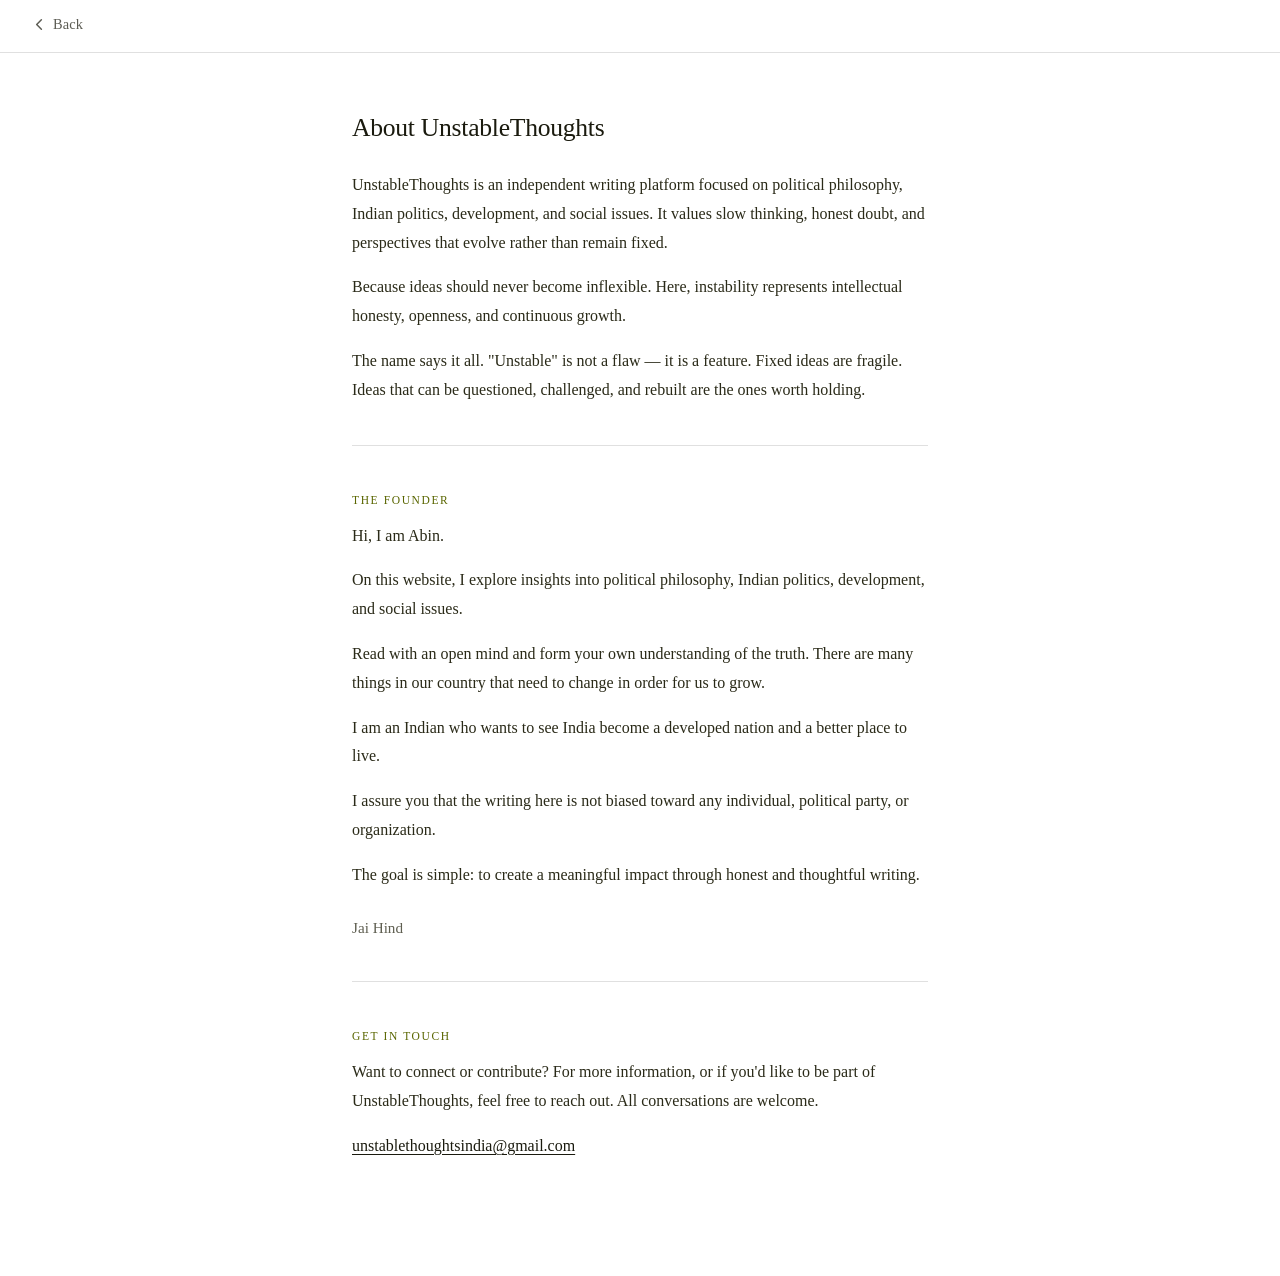
<file: About.html>
<!DOCTYPE html>
<html lang="en">
<head>
  <meta charset="UTF-8" />
  <meta name="viewport" content="width=device-width, initial-scale=1.0"/>
  <title>About — UnstableThoughts</title>
  <style>
    *, *::before, *::after { box-sizing: border-box; margin: 0; padding: 0; }

    body {
      background-color: #ffffff;
      font-family: Instrument Serif;
      font-weight: 300;
      color: #1a1a0e;
      min-height: 100vh;
      -webkit-font-smoothing: antialiased;
    }

    /* Back button bar */
    .top-bar {
      padding: 16px 32px;
      border-bottom: 1px solid rgba(0,0,0,0.12);
    }

    .back-btn {
      display: inline-flex;
      align-items: center;
      gap: 6px;
      font-family: inherit;
      font-weight: 300;
      font-size: 0.9rem;
      color: #1a1a0e;
      background: none;
      border: none;
      cursor: pointer;
      padding: 0;
      opacity: 0.7;
      transition: opacity 0.15s;
      letter-spacing: 0.01em;
    }

    .back-btn:hover { opacity: 1; }

    .back-btn svg {
      width: 15px;
      height: 15px;
    }

    /* Page */
    .page {
      max-width: 640px;
      margin: 0 auto;
      padding: 60px 32px 100px;
    }

    h1 {
      font-size: 1.6rem;
      font-weight: 400;
      letter-spacing: -0.01em;
      margin-bottom: 28px;
      color: #1a1a0e;
    }

    h2 {
      font-size: 0.72rem;
      font-weight: 400;
      letter-spacing: 0.14em;
      text-transform: uppercase;
      color: #5a6600;
      margin-top: 48px;
      margin-bottom: 16px;
    }

    p {
      font-size: 1rem;
      line-height: 1.8;
      color: #2a2a18;
      margin-bottom: 16px;
    }

    .divider {
      border: none;
      border-top: 1px solid rgba(0,0,0,0.12);
      margin: 40px 0;
    }

    .sign-off {
      margin-top: 24px;
      font-size: 0.95rem;
      opacity: 0.75;
    }

    a {
      color: #1a1a0e;
      text-underline-offset: 3px;
    }

    a:hover { opacity: 0.6; }

    @media (max-width: 500px) {
      .page { padding: 40px 20px 80px; }
      .top-bar { padding: 14px 20px; }
    }
  </style>
</head>
<body>

  <nav class="top-bar">
    <button class="back-btn" onclick="history.back()">
      <svg viewBox="0 0 16 16" fill="none" stroke="currentColor" stroke-width="1.6" stroke-linecap="round" stroke-linejoin="round">
        <polyline points="10,3 5,8 10,13"/>
      </svg>
      Back
    </button>
  </nav>

  <main class="page">

    <h1>About UnstableThoughts</h1>

    <p>UnstableThoughts is an independent writing platform focused on political philosophy, Indian politics, development, and social issues. It values slow thinking, honest doubt, and perspectives that evolve rather than remain fixed.</p>

    <p>Because ideas should never become inflexible. Here, instability represents intellectual honesty, openness, and continuous growth.</p>

    <p>The name says it all. "Unstable" is not a flaw — it is a feature. Fixed ideas are fragile. Ideas that can be questioned, challenged, and rebuilt are the ones worth holding.</p>

    <hr class="divider"/>

    <h2>The Founder</h2>

    <p>Hi, I am Abin.</p>

    <p>On this website, I explore insights into political philosophy, Indian politics, development, and social issues.</p>

    <p>Read with an open mind and form your own understanding of the truth. There are many things in our country that need to change in order for us to grow.</p>

    <p>I am an Indian who wants to see India become a developed nation and a better place to live.</p>

    <p>I assure you that the writing here is not biased toward any individual, political party, or organization.</p>

    <p>The goal is simple: to create a meaningful impact through honest and thoughtful writing.</p>

    <p class="sign-off">Jai Hind</p>

    <hr class="divider"/>

    <h2>Get in Touch</h2>

    <p>Want to connect or contribute? For more information, or if you'd like to be part of UnstableThoughts, feel free to reach out. All conversations are welcome.</p>

    <p><a href="mailto:unstablethoughtsindia@gmail.com">unstablethoughtsindia@gmail.com</a></p>

  </main>

</body>
</html>
</file>
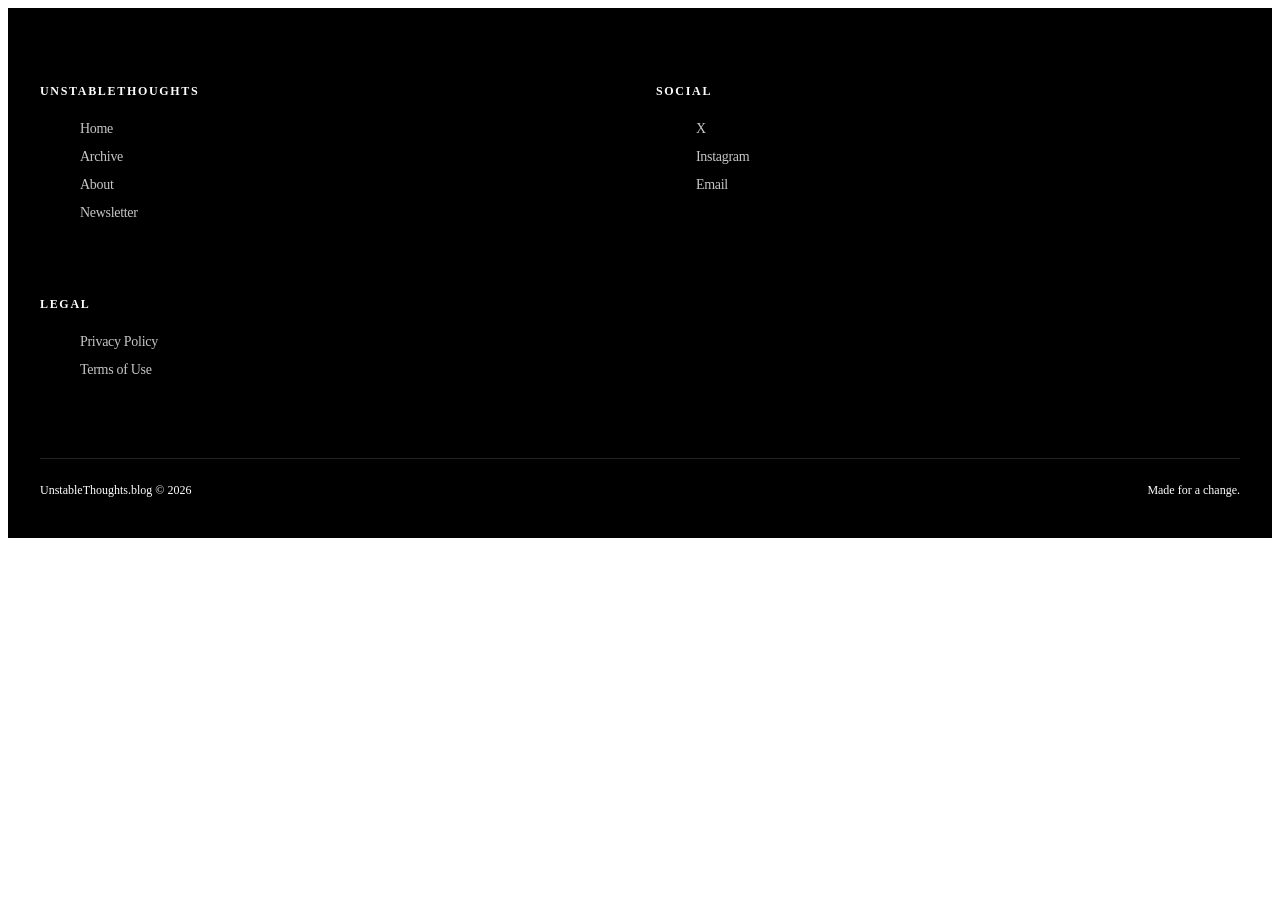
<file: Footer.html>
<html lang="en">
<head>
    <meta charset="UTF-8">
    <meta name="viewport" content="width=device-width, initial-scale=1.0">
    <title>Footer</title>
</head>
<style>
    /* ─── FOOTER ─── */
  footer {
    background: black;
    color: var(--footer-text);
    padding: 64px 24px 40px;
  }
  .footer-inner { max-width: 1200px; margin: 0 auto; }

  .footer-grid {
    display: grid;
    grid-template-columns: 1fr 1fr;
    gap: 48px 32px;
    padding-bottom: 64px;
    border-bottom: 1px solid #222;
  }
  .footer-col-label {
    font-size: 12px;
    font-weight: 600;
    letter-spacing: 0.14em;
    text-transform: uppercase;
    color: #ffffff;
    margin-bottom: 20px;
  }
  .footer-links { list-style: none; display: flex; flex-direction: column; gap: 10px; }
  .footer-links a {
    color: rgb(198, 198, 198);
    text-decoration: none;
    font-size: 14px;
    font-weight: 500;
    letter-spacing: -0.3px;
    transition: opacity 0.2s;
  }
  .footer-links a:hover { opacity: 0.4; }

  .footer-bottom {
    padding-top: 24px;
    display: flex;
    justify-content: space-between;
    align-items: center;
    gap: 16px;
    flex-wrap: wrap;
  }
  .footer-copy { font-size: 12px; color: #ffffff; }
    /* ─── MOBILE ─── */
  @media (max-width: 600px) {
    footer { padding: 48px 20px 32px; }
  }
</style>
<body>
    <!-- FOOTER -->
<footer>
  <div class="footer-inner">
    <div class="footer-grid">
      <div>
        <p class="footer-col-label">UnstableThoughts</p>
        <ul class="footer-links">
          <li><a href="index">Home</a></li>
          <li><a href="Archive">Archive</a></li>
          <li><a href="About">About</a></li>
          <li><a href="#newsletter">Newsletter</a></li>
        </ul>
      </div>

      <div>
        <p class="footer-col-label">Social</p>
        <ul class="footer-links">
          <li><a href="https://x.com/unstable_india">X</a></li>
          <li><a href="https://www.instagram.com/unstablethoughtsindia?igsh=dGc4YnF3Z2l5djQ3">Instagram</a></li>
          <li><a href="mailto:unstablethoughtsindia@gmail.com">Email</a></li>
        </ul>
      </div>
      <div>
        <p class="footer-col-label">Legal</p>
        <ul class="footer-links">
          <li><a href="privacy">Privacy Policy</a></li>
          <li><a href="Terms">Terms of Use</a></li>
        </ul>
      </div>
    </div>

    <div class="footer-bottom">
      <span class="footer-copy">UnstableThoughts.blog &copy; 2026</span>
      <span class="footer-copy">Made for a change.</span>
    </div>
  </div>
</footer>
</body>
</html>
</file>
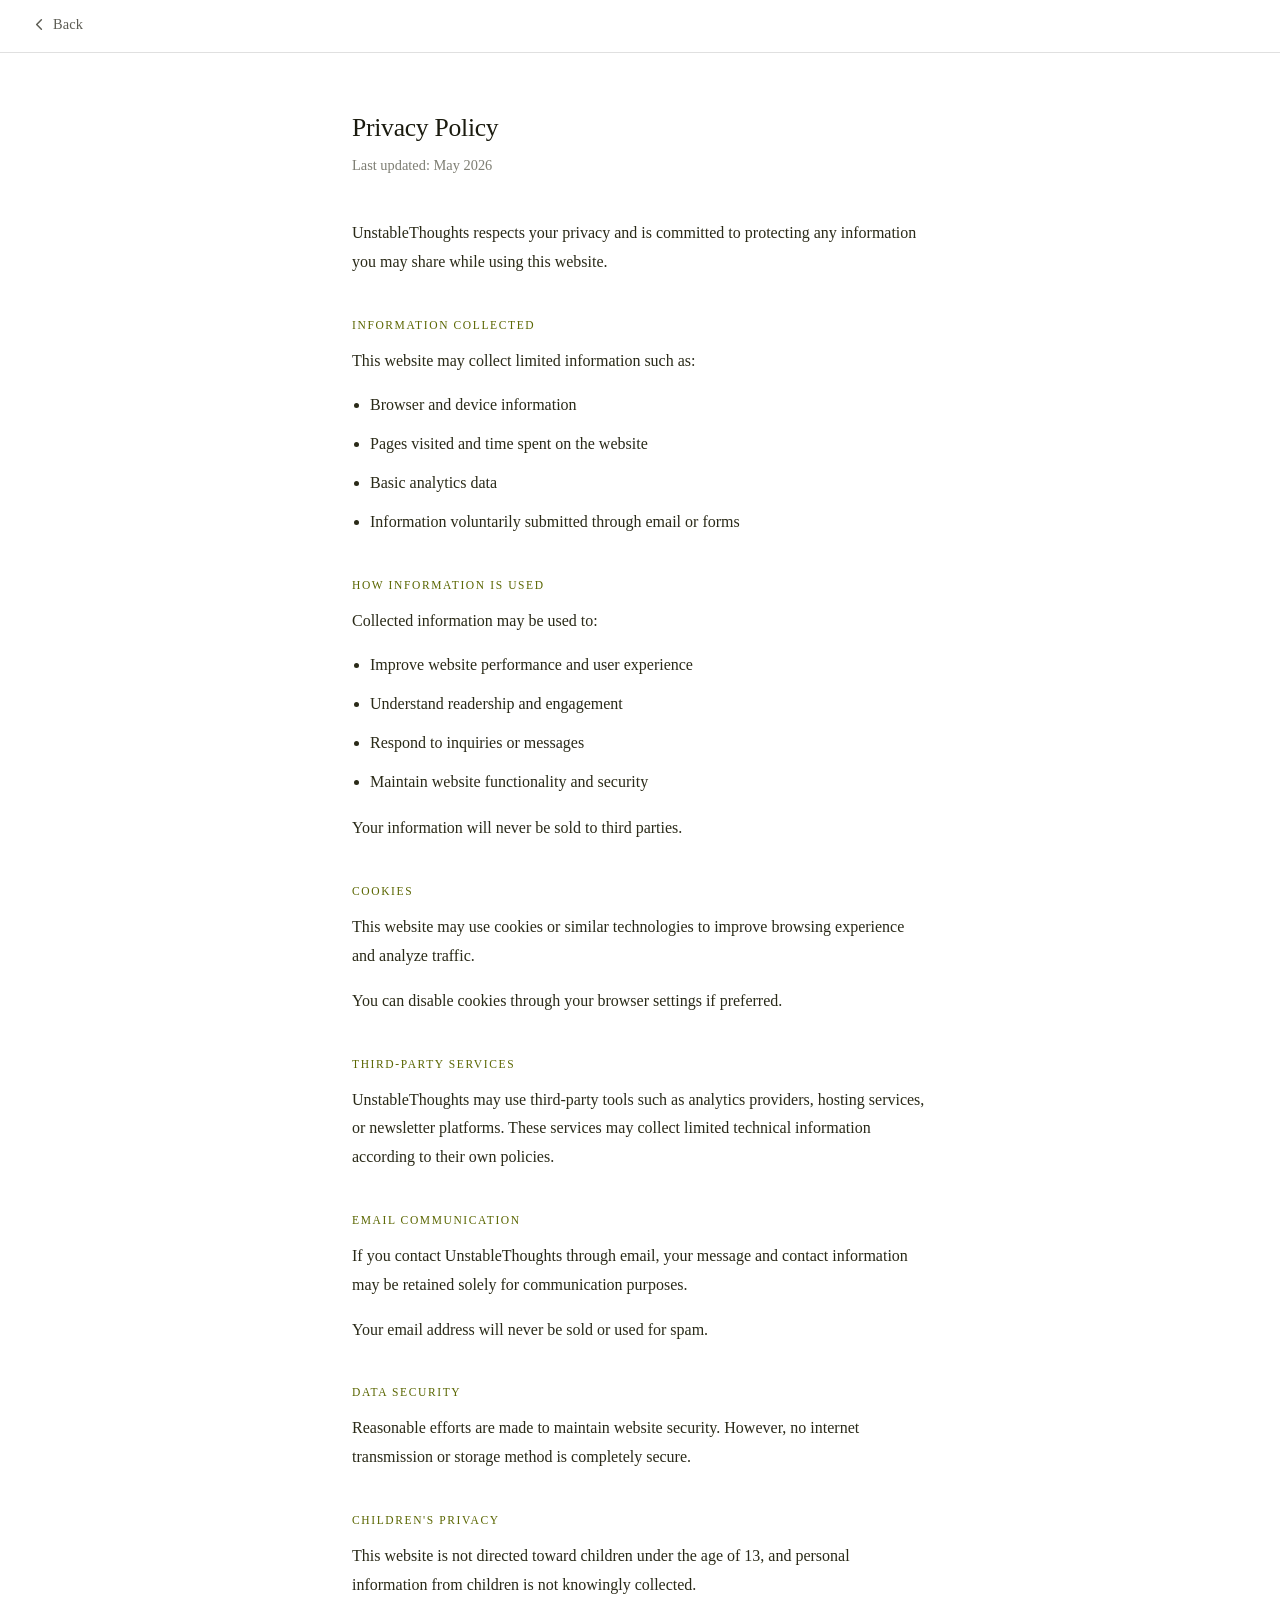
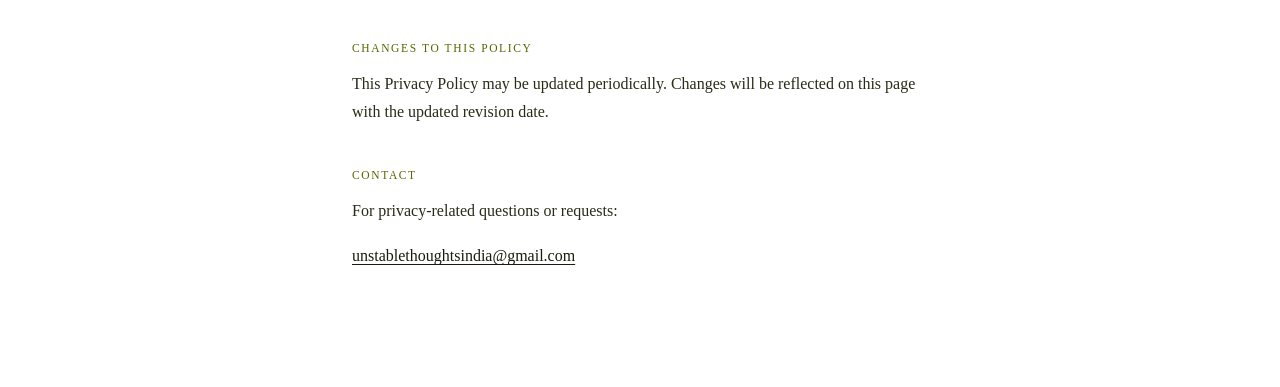
<file: privacy.html>
<!DOCTYPE html>
<html lang="en">
<head>
  <meta charset="UTF-8" />
  <meta name="viewport" content="width=device-width, initial-scale=1.0"/>
  <title>Privacy Policy — UnstableThoughts</title>
  <style>
    *, *::before, *::after { box-sizing: border-box; margin: 0; padding: 0; }

    body {
      background-color: #ffffff;
      font-family: Instrument Serif;
      font-weight: 300;
      color: #1a1a0e;
      min-height: 100vh;
      -webkit-font-smoothing: antialiased;
    }

    .top-bar {
      padding: 16px 32px;
      border-bottom: 1px solid rgba(0,0,0,0.12);
    }

    .back-btn {
      display: inline-flex;
      align-items: center;
      gap: 6px;
      font-family: inherit;
      font-weight: 300;
      font-size: 0.9rem;
      color: #1a1a0e;
      background: none;
      border: none;
      cursor: pointer;
      padding: 0;
      opacity: 0.7;
      transition: opacity 0.15s;
      letter-spacing: 0.01em;
    }

    .back-btn:hover { opacity: 1; }

    .back-btn svg {
      width: 15px;
      height: 15px;
    }

    .page {
      max-width: 640px;
      margin: 0 auto;
      padding: 60px 32px 100px;
    }

    h1 {
      font-size: 1.6rem;
      font-weight: 400;
      letter-spacing: -0.01em;
      margin-bottom: 10px;
      color: #1a1a0e;
    }

    .updated {
      font-size: 0.9rem;
      opacity: 0.6;
      margin-bottom: 40px;
    }

    h2 {
      font-size: 0.72rem;
      font-weight: 400;
      letter-spacing: 0.14em;
      text-transform: uppercase;
      color: #5a6600;
      margin-top: 42px;
      margin-bottom: 16px;
    }

    p, li {
      font-size: 1rem;
      line-height: 1.8;
      color: #2a2a18;
    }

    p { margin-bottom: 16px; }

    ul {
      padding-left: 18px;
      margin-bottom: 18px;
    }

    li {
      margin-bottom: 10px;
    }

    a {
      color: #1a1a0e;
      text-underline-offset: 3px;
    }

    a:hover { opacity: 0.6; }

    @media (max-width: 500px) {
      .page { padding: 40px 20px 80px; }
      .top-bar { padding: 14px 20px; }
    }
  </style>
</head>
<body>

  <nav class="top-bar">
    <button class="back-btn" onclick="history.back()">
      <svg viewBox="0 0 16 16" fill="none" stroke="currentColor" stroke-width="1.6" stroke-linecap="round" stroke-linejoin="round">
        <polyline points="10,3 5,8 10,13"/>
      </svg>
      Back
    </button>
  </nav>

  <main class="page">

    <h1>Privacy Policy</h1>
    <p class="updated">Last updated: May 2026</p>

    <p>UnstableThoughts respects your privacy and is committed to protecting any information you may share while using this website.</p>

    <h2>Information Collected</h2>

    <p>This website may collect limited information such as:</p>

    <ul>
      <li>Browser and device information</li>
      <li>Pages visited and time spent on the website</li>
      <li>Basic analytics data</li>
      <li>Information voluntarily submitted through email or forms</li>
    </ul>

    <h2>How Information Is Used</h2>

    <p>Collected information may be used to:</p>

    <ul>
      <li>Improve website performance and user experience</li>
      <li>Understand readership and engagement</li>
      <li>Respond to inquiries or messages</li>
      <li>Maintain website functionality and security</li>
    </ul>

    <p>Your information will never be sold to third parties.</p>

    <h2>Cookies</h2>

    <p>This website may use cookies or similar technologies to improve browsing experience and analyze traffic.</p>

    <p>You can disable cookies through your browser settings if preferred.</p>

    <h2>Third-Party Services</h2>

    <p>UnstableThoughts may use third-party tools such as analytics providers, hosting services, or newsletter platforms. These services may collect limited technical information according to their own policies.</p>

    <h2>Email Communication</h2>

    <p>If you contact UnstableThoughts through email, your message and contact information may be retained solely for communication purposes.</p>

    <p>Your email address will never be sold or used for spam.</p>

    <h2>Data Security</h2>

    <p>Reasonable efforts are made to maintain website security. However, no internet transmission or storage method is completely secure.</p>

    <h2>Children's Privacy</h2>

    <p>This website is not directed toward children under the age of 13, and personal information from children is not knowingly collected.</p>

    <h2>Changes to This Policy</h2>

    <p>This Privacy Policy may be updated periodically. Changes will be reflected on this page with the updated revision date.</p>

    <h2>Contact</h2>

    <p>For privacy-related questions or requests:</p>

    <p><a href="mailto:unstablethoughtsindia@gmail.com">unstablethoughtsindia@gmail.com</a></p>

  </main>

</body>
</html>
</file>
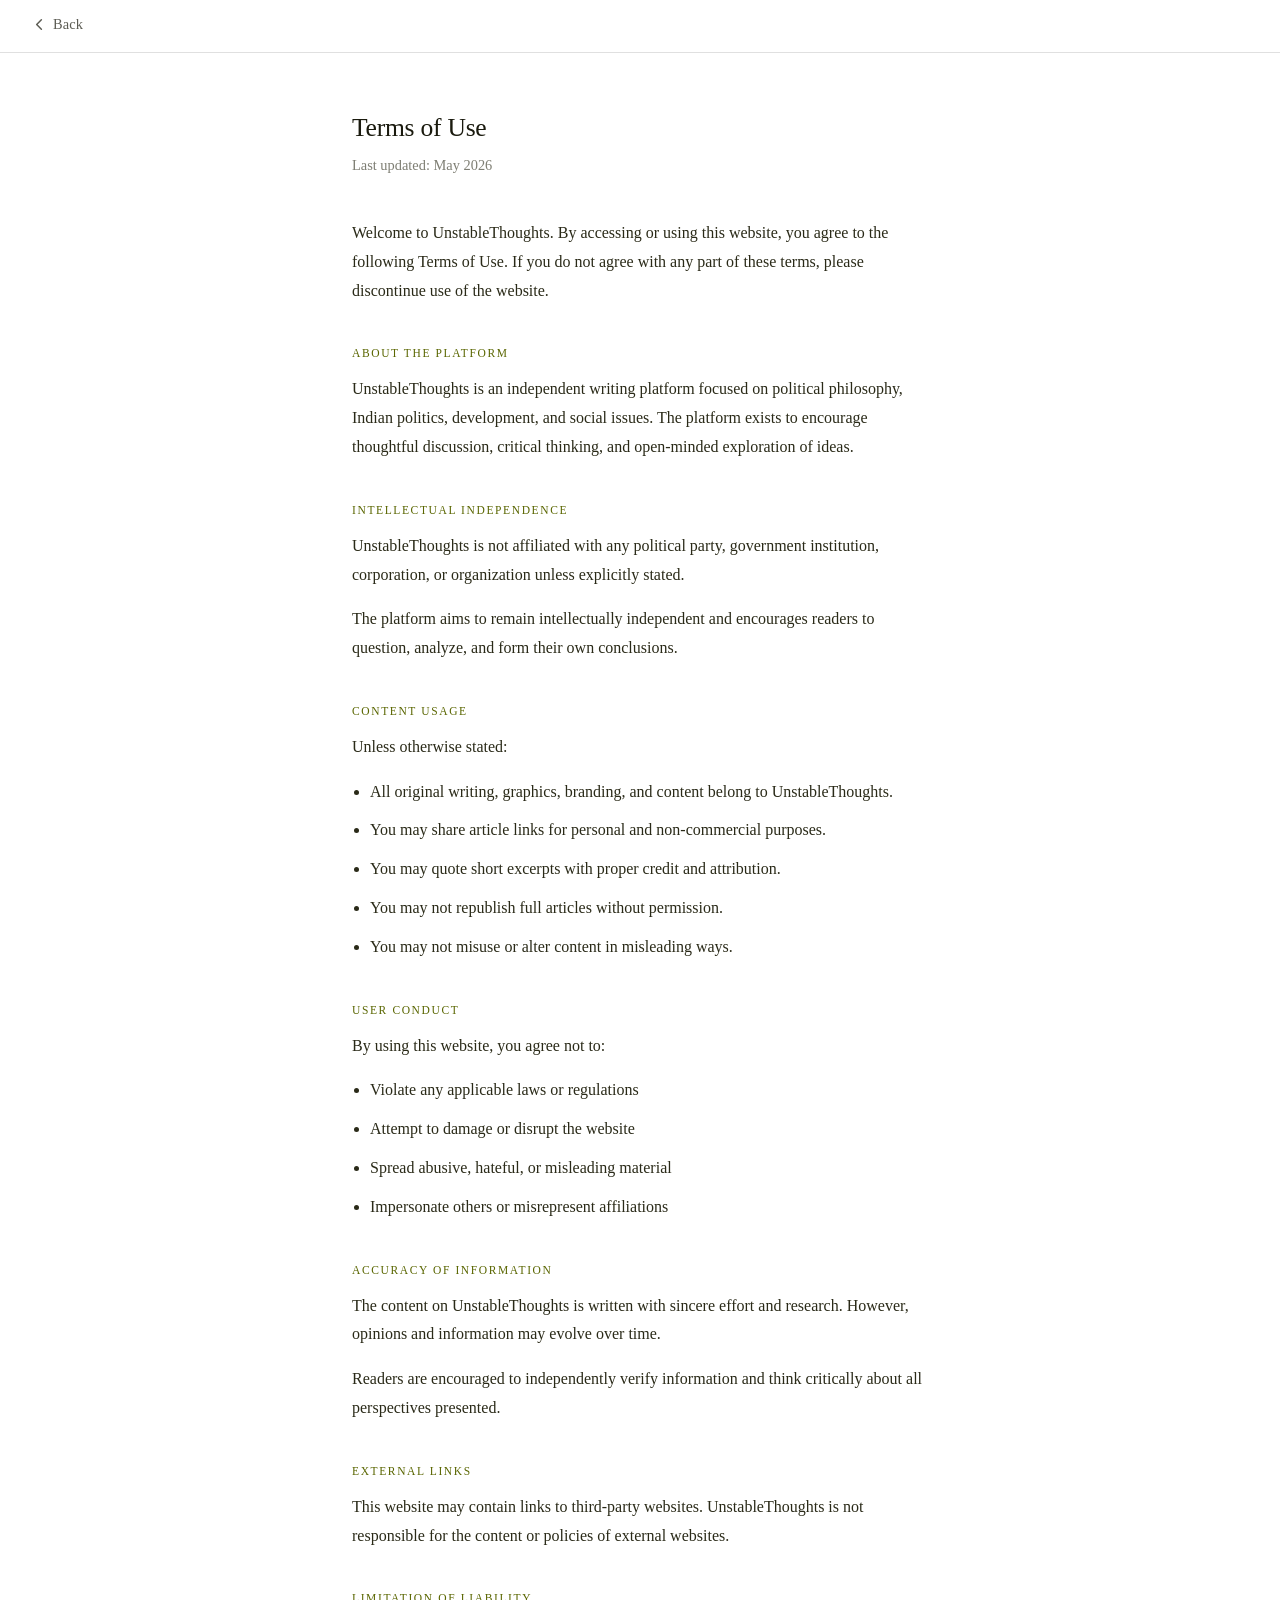
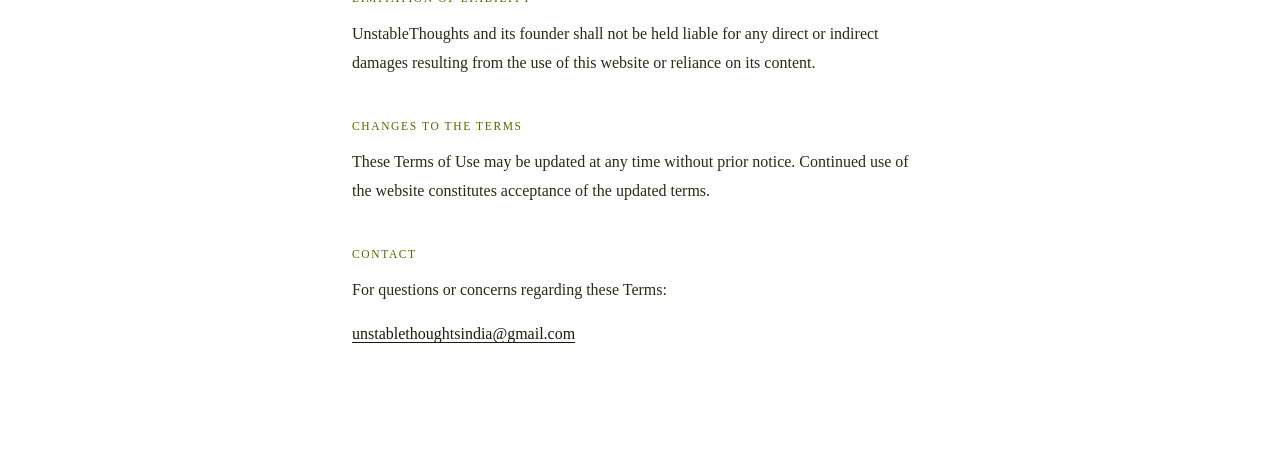
<file: Terms.html>
<!DOCTYPE html>
<html lang="en">
<head>
  <meta charset="UTF-8" />
  <meta name="viewport" content="width=device-width, initial-scale=1.0"/>
  <title>Terms of Use — UnstableThoughts</title>
  <style>
    *, *::before, *::after { box-sizing: border-box; margin: 0; padding: 0; }

    body {
      background-color: #ffffff;
      font-family: Instrument Serif;
      font-weight: 300;
      color: #1a1a0e;
      min-height: 100vh;
      -webkit-font-smoothing: antialiased;
    }

    .top-bar {
      padding: 16px 32px;
      border-bottom: 1px solid rgba(0,0,0,0.12);
    }

    .back-btn {
      display: inline-flex;
      align-items: center;
      gap: 6px;
      font-family: inherit;
      font-weight: 300;
      font-size: 0.9rem;
      color: #1a1a0e;
      background: none;
      border: none;
      cursor: pointer;
      padding: 0;
      opacity: 0.7;
      transition: opacity 0.15s;
      letter-spacing: 0.01em;
    }

    .back-btn:hover { opacity: 1; }

    .back-btn svg {
      width: 15px;
      height: 15px;
    }

    .page {
      max-width: 640px;
      margin: 0 auto;
      padding: 60px 32px 100px;
    }

    h1 {
      font-size: 1.6rem;
      font-weight: 400;
      letter-spacing: -0.01em;
      margin-bottom: 10px;
      color: #1a1a0e;
    }

    .updated {
      font-size: 0.9rem;
      opacity: 0.6;
      margin-bottom: 40px;
    }

    h2 {
      font-size: 0.72rem;
      font-weight: 400;
      letter-spacing: 0.14em;
      text-transform: uppercase;
      color: #5a6600;
      margin-top: 42px;
      margin-bottom: 16px;
    }

    p, li {
      font-size: 1rem;
      line-height: 1.8;
      color: #2a2a18;
    }

    p { margin-bottom: 16px; }

    ul {
      padding-left: 18px;
      margin-bottom: 18px;
    }

    li {
      margin-bottom: 10px;
    }

    a {
      color: #1a1a0e;
      text-underline-offset: 3px;
    }

    a:hover { opacity: 0.6; }

    @media (max-width: 500px) {
      .page { padding: 40px 20px 80px; }
      .top-bar { padding: 14px 20px; }
    }
  </style>
</head>
<body>

  <nav class="top-bar">
    <button class="back-btn" onclick="history.back()">
      <svg viewBox="0 0 16 16" fill="none" stroke="currentColor" stroke-width="1.6" stroke-linecap="round" stroke-linejoin="round">
        <polyline points="10,3 5,8 10,13"/>
      </svg>
      Back
    </button>
  </nav>

  <main class="page">

    <h1>Terms of Use</h1>
    <p class="updated">Last updated: May 2026</p>

    <p>Welcome to UnstableThoughts. By accessing or using this website, you agree to the following Terms of Use. If you do not agree with any part of these terms, please discontinue use of the website.</p>

    <h2>About the Platform</h2>

    <p>UnstableThoughts is an independent writing platform focused on political philosophy, Indian politics, development, and social issues. The platform exists to encourage thoughtful discussion, critical thinking, and open-minded exploration of ideas.</p>

    <h2>Intellectual Independence</h2>

    <p>UnstableThoughts is not affiliated with any political party, government institution, corporation, or organization unless explicitly stated.</p>

    <p>The platform aims to remain intellectually independent and encourages readers to question, analyze, and form their own conclusions.</p>

    <h2>Content Usage</h2>

    <p>Unless otherwise stated:</p>

    <ul>
      <li>All original writing, graphics, branding, and content belong to UnstableThoughts.</li>
      <li>You may share article links for personal and non-commercial purposes.</li>
      <li>You may quote short excerpts with proper credit and attribution.</li>
      <li>You may not republish full articles without permission.</li>
      <li>You may not misuse or alter content in misleading ways.</li>
    </ul>

    <h2>User Conduct</h2>

    <p>By using this website, you agree not to:</p>

    <ul>
      <li>Violate any applicable laws or regulations</li>
      <li>Attempt to damage or disrupt the website</li>
      <li>Spread abusive, hateful, or misleading material</li>
      <li>Impersonate others or misrepresent affiliations</li>
    </ul>

    <h2>Accuracy of Information</h2>

    <p>The content on UnstableThoughts is written with sincere effort and research. However, opinions and information may evolve over time.</p>

    <p>Readers are encouraged to independently verify information and think critically about all perspectives presented.</p>

    <h2>External Links</h2>

    <p>This website may contain links to third-party websites. UnstableThoughts is not responsible for the content or policies of external websites.</p>

    <h2>Limitation of Liability</h2>

    <p>UnstableThoughts and its founder shall not be held liable for any direct or indirect damages resulting from the use of this website or reliance on its content.</p>

    <h2>Changes to the Terms</h2>

    <p>These Terms of Use may be updated at any time without prior notice. Continued use of the website constitutes acceptance of the updated terms.</p>

    <h2>Contact</h2>

    <p>For questions or concerns regarding these Terms:</p>

    <p><a href="mailto:unstablethoughtsindia@gmail.com">unstablethoughtsindia@gmail.com</a></p>

  </main>

</body>
</html>
</file>
